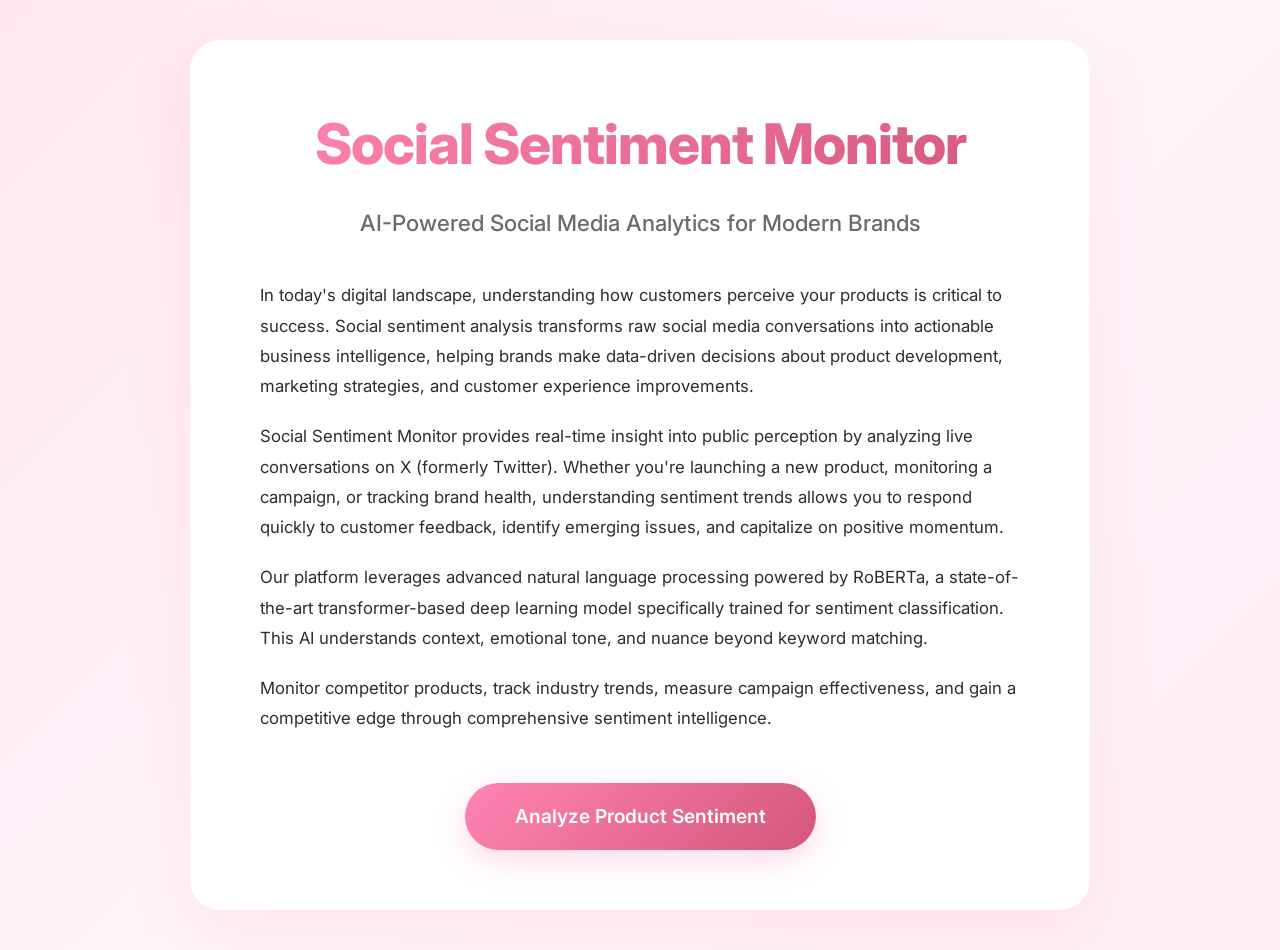
<file: index.html>
<!DOCTYPE html>
<html lang="en">
<head>
    <meta charset="UTF-8">
    <meta name="viewport" content="width=device-width, initial-scale=1.0">
    <title>Social Sentiment Monitor</title>
    <link rel="stylesheet" href="main.css"></head>
<body class="landing-page">
    <div class="landing-container">
        <div class="landing-content">
            <h1 class="landing-title">Social Sentiment Monitor</h1>
            <p class="landing-subtitle">AI-Powered Social Media Analytics for Modern Brands</p>

            <div class="landing-description">
                <p>
                    In today's digital landscape, understanding how customers perceive your products is critical to success. Social sentiment analysis transforms raw social media conversations into actionable business intelligence, helping brands make data-driven decisions about product development, marketing strategies, and customer experience improvements.
                </p>
                <p>
                    Social Sentiment Monitor provides real-time insight into public perception by analyzing live conversations on X (formerly Twitter). Whether you're launching a new product, monitoring a campaign, or tracking brand health, understanding sentiment trends allows you to respond quickly to customer feedback, identify emerging issues, and capitalize on positive momentum.
                </p>
                <p>
                    Our platform leverages advanced natural language processing powered by RoBERTa, a state-of-the-art transformer-based deep learning model specifically trained for sentiment classification. This AI understands context, emotional tone, and nuance beyond keyword matching.
                </p>
                <p>
                    Monitor competitor products, track industry trends, measure campaign effectiveness, and gain a competitive edge through comprehensive sentiment intelligence.
                </p>
            </div>

            <!-- ONLY FIX -->
            <a href="analysis.html" class="cta-button">Analyze Product Sentiment</a>
        </div>
    </div>
</body>
</html>
</file>
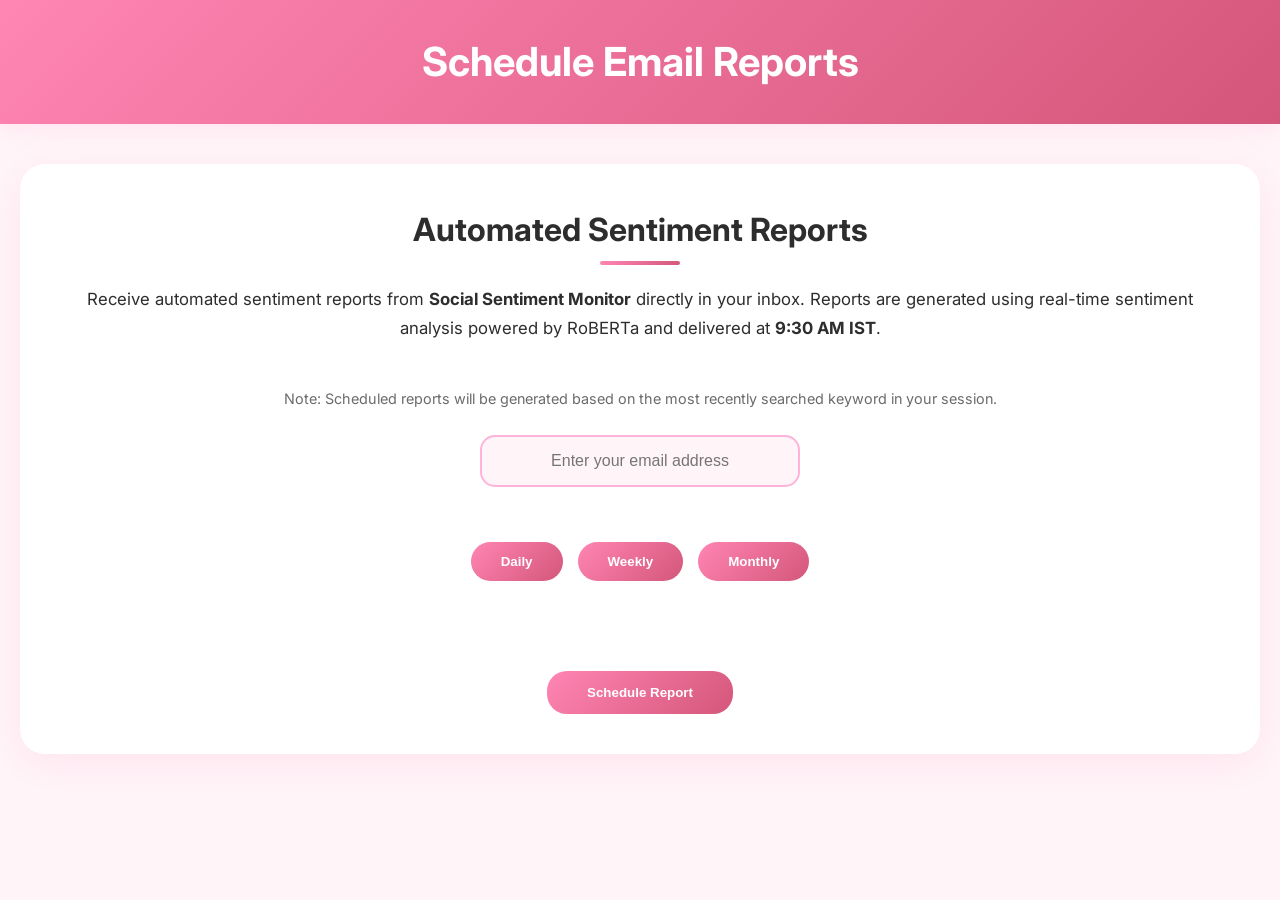
<file: reports.html>
<!DOCTYPE html>
<html lang="en">
<head>
    <meta charset="UTF-8">
    <meta name="viewport" content="width=device-width, initial-scale=1.0">
    <title>Schedule Reports – Social Sentiment Monitor</title>
    <link rel="stylesheet" href="main.css">
</head>

<body class="analysis-page">

    <div class="analysis-header">
        <h1 class="page-title">Schedule Email Reports</h1>
    </div>

    <!-- FORM START -->
    <form action="#" method="POST" class="analysis-form">

        <div class="summary-card">
            <h2 class="section-title">Automated Sentiment Reports</h2>

            <p class="report-description">
                Receive automated sentiment reports from <strong>Social Sentiment Monitor</strong>
                directly in your inbox. Reports are generated using real-time sentiment analysis
                powered by RoBERTa and delivered at <strong>9:30 AM IST</strong>.
            </p>
            <p class="monthly-note">
                Note: Scheduled reports will be generated based on the most recently
                searched keyword in your session.
            </p>
            

            <!-- REQUIRED HIDDEN INPUTS -->
            <input type="hidden" name="frequency" id="frequency">
            <input type="hidden" name="day_value" id="day_value">

            <!-- EMAIL INPUT -->
            <div class="report-form">
                <input
                    type="email"
                    name="email"
                    class="report-input"
                    placeholder="Enter your email address"
                    required
                >
            </div>

            <!-- FREQUENCY BUTTONS -->
            <div class="frequency-buttons">
                <button type="button" class="freq-btn" onclick="selectFrequency('daily', this)">Daily</button>
                <button type="button" class="freq-btn" onclick="selectFrequency('weekly', this)">Weekly</button>
                <button type="button" class="freq-btn" onclick="selectFrequency('monthly', this)">Monthly</button>
            </div>

            <!-- DAILY -->
            <div id="daily-box" class="freq-box hidden">
                <p class="freq-text">
                    You will receive a daily sentiment report every morning at
                    <strong>9:30 AM IST</strong>.
                </p>
            </div>

            <!-- WEEKLY -->
            <div id="weekly-box" class="freq-box hidden">
                <p class="freq-text">Select a day of the week:</p>
                <select class="report-select" onchange="setDayValue(this.value)">
                    <option value="">-- Select --</option>
                    <option>Monday</option>
                    <option>Tuesday</option>
                    <option>Wednesday</option>
                    <option>Thursday</option>
                    <option>Friday</option>
                    <option>Saturday</option>
                    <option>Sunday</option>
                </select>
            </div>

            <!-- MONTHLY -->
            <div id="monthly-box" class="freq-box hidden">
                <p class="freq-text">Select a date (1–28):</p>
                <select class="report-select" onchange="setDayValue(this.value)">
                    <option value="">-- Select --</option>
                    <option>1</option>
                    <option>2</option>
                    <option>3</option>
                    <option>4</option>
                    <option>5</option>
                    <option>6</option>
                    <option>7</option>
                    <option>8</option>
                    <option>9</option>
                    <option>10</option>
                    <option>11</option>
                    <option>12</option>
                    <option>13</option>
                    <option>14</option>
                    <option>15</option>
                    <option>16</option>
                    <option>17</option>
                    <option>18</option>
                    <option>19</option>
                    <option>20</option>
                    <option>21</option>
                    <option>22</option>
                    <option>23</option>
                    <option>24</option>
                    <option>25</option>
                    <option>26</option>
                    <option>27</option>
                    <option>28</option>
                </select>

                <p class="monthly-note">
                    To ensure reliable delivery across all months and avoid date inconsistencies,
                    monthly reports can be scheduled between the 1st and 28th.
                    Reports are delivered at 9:30 AM IST.
                </p>

            </div>

            <!-- SUBMIT -->
            <div class="submit-wrapper">
                <button type="submit" class="submit-report">
                    Schedule Report
                </button>
            </div>

        </div>

    </form>
    <!-- FORM END -->

<script>
function selectFrequency(type, btn) {
    document.getElementById("frequency").value = type;

    document.querySelectorAll('.freq-box').forEach(box =>
        box.classList.add('hidden')
    );
    document.getElementById(type + '-box').classList.remove('hidden');

    document.querySelectorAll('.freq-btn').forEach(b =>
        b.classList.remove('active')
    );

    btn.classList.add('active');

    // Reset day_value when switching frequency
    document.getElementById("day_value").value = "";
}

function setDayValue(val) {
    document.getElementById("day_value").value = val;
}
</script>

</body>
</html>
</file>
<file: main.css>
@import url('https://fonts.googleapis.com/css2?family=Inter:wght@300;400;500;600;700;800&display=swap');

* {
    margin: 0;
    padding: 0;
    box-sizing: border-box;
}

:root {
    --primary-pink: #ff85b3;
    --secondary-pink: #ffb3d9;
    --dark-pink: #d4567a;
    --light-pink: #ffe6f0;
    --accent-pink: #ff9ecd;
    --positive: #ff9ecd;
    --neutral: #ffb3d9;
    --negative: #d4567a;
    --removed: #9b5a6e;
    --text-dark: #2d2d2d;
    --text-light: #6b6b6b;
    --bg-light: #fff5f9;
    --white: #ffffff;
    --shadow: rgba(255, 133, 179, 0.15);
}

html {
    scroll-behavior: smooth;
}

body {
    font-family: 'Inter', -apple-system, BlinkMacSystemFont, 'Segoe UI', sans-serif;
    color: var(--text-dark);
    line-height: 1.6;
    background: linear-gradient(135deg, #ffe6f0 0%, #fff5f9 50%, #ffeef5 100%);
    min-height: 100vh;
}

/* LANDING PAGE */
.landing-page {
    display: flex;
    align-items: center;
    justify-content: center;
    min-height: 100vh;
    padding: 40px 20px;
}

.landing-container {
    max-width: 900px;
    width: 100%;
    animation: fadeInUp 1s ease-out;
}

.landing-content {
    background: var(--white);
    padding: 60px 70px;
    border-radius: 30px;
    box-shadow: 0 20px 60px var(--shadow);
    text-align: center;
}

.landing-title {
    font-size: 3.5rem;
    font-weight: 800;
    background: linear-gradient(135deg, var(--primary-pink), var(--dark-pink));
    -webkit-background-clip: text;
    -webkit-text-fill-color: transparent;
    background-clip: text;
    margin-bottom: 15px;
    animation: fadeIn 1.2s ease-out;
    letter-spacing: -1px;
}

.landing-subtitle {
    font-size: 1.4rem;
    color: var(--text-light);
    font-weight: 500;
    margin-bottom: 40px;
    animation: fadeIn 1.4s ease-out;
}

.landing-description {
    text-align: left;
    margin-bottom: 50px;
    animation: fadeIn 1.6s ease-out;
}

.landing-description p {
    font-size: 1.05rem;
    color: var(--text-dark);
    margin-bottom: 20px;
    line-height: 1.8;
}

.cta-button {
    display: inline-block;
    padding: 18px 50px;
    background: linear-gradient(135deg, var(--primary-pink), var(--dark-pink));
    color: var(--white);
    font-size: 1.2rem;
    font-weight: 600;
    text-decoration: none;
    border-radius: 50px;
    box-shadow: 0 10px 30px rgba(255, 133, 179, 0.3);
    transition: all 0.3s ease;
    animation: fadeIn 1.8s ease-out;
}

.cta-button:hover {
    transform: translateY(-3px);
    box-shadow: 0 15px 40px rgba(255, 133, 179, 0.4);
}

/* ANALYSIS PAGE */
.analysis-page {
    padding: 0;
    background: var(--bg-light);
}

.analysis-header {
    background: linear-gradient(135deg, var(--primary-pink), var(--dark-pink));
    padding: 30px 40px;
    box-shadow: 0 5px 20px var(--shadow);
    animation: slideDown 0.6s ease-out;
}

.page-title {
    font-size: 2.5rem;
    font-weight: 700;
    color: var(--white);
    text-align: center;
    margin: 0;
}

.analysis-form {
    max-width: 1400px;
    margin: 0 auto;
    padding: 40px 20px;
}

/* SEARCH SECTION */
.search-section {
    animation: fadeInUp 0.8s ease-out;
}

.search-container {
    display: flex;
    gap: 15px;
    max-width: 700px;
    margin: 0 auto 30px;
}

.search-input {
    flex: 1;
    padding: 18px 25px;
    font-size: 1.1rem;
    border: 2px solid var(--secondary-pink);
    border-radius: 50px;
    background: var(--white);
    transition: all 0.3s ease;
}

.search-input:focus {
    outline: none;
    border-color: var(--primary-pink);
    box-shadow: 0 5px 20px var(--shadow);
}

.search-button {
    padding: 18px 40px;
    font-size: 1.1rem;
    font-weight: 600;
    color: var(--white);
    background: linear-gradient(135deg, var(--primary-pink), var(--dark-pink));
    border: none;
    border-radius: 50px;
    cursor: pointer;
    transition: all 0.3s ease;
}

.search-button:hover {
    transform: translateY(-2px);
    box-shadow: 0 10px 25px rgba(255, 133, 179, 0.3);
}

.search-description {
    max-width: 900px;
    margin: 0 auto;
    padding: 25px 35px;
    background: var(--white);
    border-radius: 20px;
    box-shadow: 0 5px 20px var(--shadow);
}

.search-description p {
    font-size: 1rem;
    color: var(--text-dark);
    line-height: 1.8;
}

/* SUMMARY SECTION */
.summary-section {
    margin-top: 40px;
    animation: fadeInUp 1s ease-out;
}

.summary-card {
    background: var(--white);
    padding: 40px;
    border-radius: 25px;
    box-shadow: 0 10px 40px var(--shadow);
}

.section-title {
    font-size: 2rem;
    font-weight: 700;
    color: var(--text-dark);
    margin-bottom: 30px;
    text-align: center;
    position: relative;
}

.section-title::after {
    content: '';
    position: absolute;
    bottom: -10px;
    left: 50%;
    transform: translateX(-50%);
    width: 80px;
    height: 4px;
    background: linear-gradient(135deg, var(--primary-pink), var(--dark-pink));
    border-radius: 2px;
}

.summary-grid {
    display: grid;
    grid-template-columns: 1fr 1fr;
    gap: 40px;
    align-items: center;
}

.summary-stats {
    display: grid;
    grid-template-columns: 1fr 1fr;
    gap: 20px;
}

.stat-box {
    background: linear-gradient(135deg, var(--light-pink), var(--bg-light));
    padding: 25px;
    border-radius: 20px;
    text-align: center;
    border: 2px solid var(--secondary-pink);
    transition: all 0.3s ease;
     cursor: pointer;
}

.stat-box:hover {
    transform: translateY(-5px);
    box-shadow: 0 10px 25px var(--shadow);
}

.stat-label {
    font-size: 0.9rem;
    font-weight: 500;
    color: var(--text-light);
    margin-bottom: 10px;
    text-transform: uppercase;
    letter-spacing: 1px;
}

.stat-value {
    font-size: 2rem;
    font-weight: 700;
    color: var(--dark-pink);
}

.chart-container {
    display: flex;
    align-items: center;
    justify-content: center;
}

.pie-chart {
    width: 100%;
    height: 350px;
}

/* ERROR MESSAGE */
.error-message {
    margin-top: 30px;
    padding: 20px;
    background: #ffe6e6;
    border: 2px solid #ff9999;
    border-radius: 15px;
    text-align: center;
}

.error-message p {
    color: #cc0000;
    font-weight: 500;
}

/* TWEETS SECTION */
.tweets-section {
    margin-top: 50px;
    animation: fadeInUp 1.2s ease-out;
}

.tweets-grid {
    display: grid;
    grid-template-columns: repeat(4, 1fr);
    gap: 20px;
    margin-top: 30px;
}

.tweet-column {
    background: var(--white);
    border-radius: 20px;
    box-shadow: 0 5px 20px var(--shadow);
    overflow: hidden;
    display: flex;
    flex-direction: column;
}

.column-header {
    padding: 20px;
    text-align: center;
    color: var(--dark-pink);
    font-weight: 700;
    letter-spacing: 0.5px;
}


.column-header h3 {
    font-size: 1.3rem;
    margin: 0;
}

.positive-header {
    background: linear-gradient(135deg, var(--positive), #ff85b3);
}

.neutral-header {
    background: linear-gradient(135deg, var(--neutral), #ffcce6);
}

.negative-header {
    background: linear-gradient(135deg, var(--negative), #e67397);
}

.removed-header {
    background: linear-gradient(135deg, var(--removed), #b87789);
}

.tweets-container {
    padding: 15px;
    overflow-y: auto;
    max-height: 600px;
    flex: 1;
}

.tweets-container::-webkit-scrollbar {
    width: 8px;
}

.tweets-container::-webkit-scrollbar-track {
    background: var(--bg-light);
    border-radius: 10px;
}

.tweets-container::-webkit-scrollbar-thumb {
    background: var(--secondary-pink);
    border-radius: 10px;
}

.tweets-container::-webkit-scrollbar-thumb:hover {
    background: var(--primary-pink);
}

.tweet-card {
    background: var(--bg-light);
    padding: 15px;
    border-radius: 15px;
    margin-bottom: 15px;
    display: flex;
    gap: 12px;
    transition: all 0.3s ease;
    border: 2px solid transparent;
}

.tweet-card:hover {
    transform: translateY(-3px);
    box-shadow: 0 8px 20px var(--shadow);
    border-color: var(--secondary-pink);
}

.tweet-avatar {
    width: 50px;
    height: 50px;
    border-radius: 50%;
    object-fit: cover;
    border: 3px solid var(--white);
    flex-shrink: 0;
}

.tweet-content {
    flex: 1;
    min-width: 0;
}

.tweet-name {
    font-size: 1rem;
    font-weight: 600;
    color: var(--text-dark);
    margin-bottom: 3px;
}

.tweet-handle {
    font-size: 0.85rem;
    color: var(--text-light);
    margin-bottom: 8px;
}

.tweet-text {
    font-size: 0.95rem;
    color: var(--text-dark);
    line-height: 1.5;
    margin-bottom: 8px;
    word-wrap: break-word;
}

.tweet-text a {
    color: inherit;
    text-decoration: none;
    transition: color 0.2s ease;
}

.tweet-text a:hover {
    color: var(--primary-pink);
}

.sentiment-score {
    display: inline-block;
    padding: 4px 12px;
    border-radius: 20px;
    font-size: 0.8rem;
    font-weight: 600;
}

.positive-score {
    background: rgba(255, 158, 205, 0.2);
    color: var(--positive);
}

.neutral-score {
    background: rgba(255, 179, 217, 0.2);
    color: var(--neutral);
}

.negative-score {
    background: rgba(212, 86, 122, 0.2);
    color: var(--negative);
}

/* EMAIL REPORT SECTION */
.email-report-section {
    margin-top: 50px;
    animation: fadeInUp 1.4s ease-out;
}

.email-report-card {
    background: var(--white);
    padding: 40px;
    border-radius: 25px;
    box-shadow: 0 10px 40px var(--shadow);
}

.report-description {
    font-size: 1.05rem;
    color: var(--text-dark);
    text-align: center;
    margin-bottom: 30px;
    line-height: 1.7;
}

.report-form {
    max-width: 800px;
    margin: 0 auto;
}

.form-row {
    display: grid;
    grid-template-columns: 1fr 1fr;
    gap: 20px;
    margin-bottom: 20px;
}

.report-input,
.report-select {
    padding: 15px 20px;
    font-size: 1rem;
    border: 2px solid var(--secondary-pink);
    border-radius: 15px;
    background: var(--bg-light);
    transition: all 0.3s ease;
}

.report-input:disabled,
.report-select:disabled {
    opacity: 0.6;
    cursor: not-allowed;
}

.report-button {
    padding: 15px 40px;
    font-size: 1.1rem;
    font-weight: 600;
    color: var(--white);
    background: linear-gradient(135deg, var(--primary-pink), var(--dark-pink));
    border: none;
    border-radius: 15px;
    cursor: pointer;
    text-decoration: none;
    transition: all 0.3s ease;
}

.report-button:hover {
    transform: translateY(-2px);
    box-shadow: 0 10px 25px rgba(255, 133, 179, 0.35);
}


/* ANIMATIONS */
@keyframes fadeIn {
    from {
        opacity: 0;
    }
    to {
        opacity: 1;
    }
}

@keyframes fadeInUp {
    from {
        opacity: 0;
        transform: translateY(30px);
    }
    to {
        opacity: 1;
        transform: translateY(0);
    }
}

@keyframes slideDown {
    from {
        opacity: 0;
        transform: translateY(-20px);
    }
    to {
        opacity: 1;
        transform: translateY(0);
    }
}

/* RESPONSIVE */
@media (max-width: 1200px) {
    .tweets-grid {
        grid-template-columns: repeat(2, 1fr);
    }
}

@media (max-width: 768px) {
    .landing-title {
        font-size: 2.5rem;
    }
    
    .landing-content {
        padding: 40px 30px;
    }
    
    .summary-grid {
        grid-template-columns: 1fr;
    }
    
    .tweets-grid {
        grid-template-columns: 1fr;
    }
    
    .search-container {
        flex-direction: column;
    }
    
    .form-row {
        grid-template-columns: 1fr;
    }
}

.anychart-credits {
    display: none !important;
}

/* GLOW EFFECT */
.glow {
  box-shadow: 0 0 25px rgba(255, 133, 179, 0.8);
  border: 2px solid #ff85b3;
  transition: box-shadow 0.3s ease, border 0.3s ease;
}

/* REPORT SCHEDULING UI */

.frequency-buttons {
    display: flex;
    justify-content: center;
    gap: 15px;
    margin: 30px 0;
}

.freq-btn {
    padding: 12px 30px;
    border-radius: 30px;
    border: none;
    background: linear-gradient(135deg, var(--primary-pink), var(--dark-pink));
    color: white;
    font-weight: 600;
    cursor: pointer;
    transition: transform 0.2s ease;
}

.freq-btn:hover {
    transform: translateY(-2px);
}

.freq-box {
    margin-top: 20px;
    text-align: center;
}

.freq-text {
    font-size: 1rem;
    margin-bottom: 10px;
}

.report-select {
    padding: 10px 15px;
    border-radius: 12px;
    border: 2px solid var(--secondary-pink);
    background: var(--bg-light);
}

.monthly-note {
    margin-top: 15px;
    font-size: 0.9rem;
    color: var(--text-light);
}

.submit-report {
    margin-top: 30px;
    padding: 14px 40px;
    border-radius: 20px;
    border: none;
    background: linear-gradient(135deg, var(--primary-pink), var(--dark-pink));
    color: white;
    font-weight: 600;
    cursor: pointer;
    opacity: 1;
    transition: transform 0.2s ease, box-shadow 0.2s ease;
}

.submit-report:hover {
    transform: translateY(-2px);
    box-shadow: 0 10px 25px rgba(255, 133, 179, 0.3);
}

.hidden {
    display: none;
}
.submit-wrapper {
    display: flex;
    justify-content: center;
    margin-top: 30px;
}
.freq-btn.active {
    background: #ff6fa5;
    color: white;
}
.report-form {
    display: flex;
    justify-content: center;
    margin: 25px 0;
}
.report-input {
    width: 320px;
    text-align: center;
}
.summary-card {
    display: flex;
    flex-direction: column;
    align-items: center;
}
.schedule-btn-wrapper {
    display: flex;
    justify-content: center;
    margin-top: 20px;
}
.email-report-card {
    display: flex;
    flex-direction: column;
    align-items: center;
}
.chart-container {
    width: 100%;
    height: 350px;
}

.pie-chart {
    width: 100%;
    height: 100%;
}
</file>
